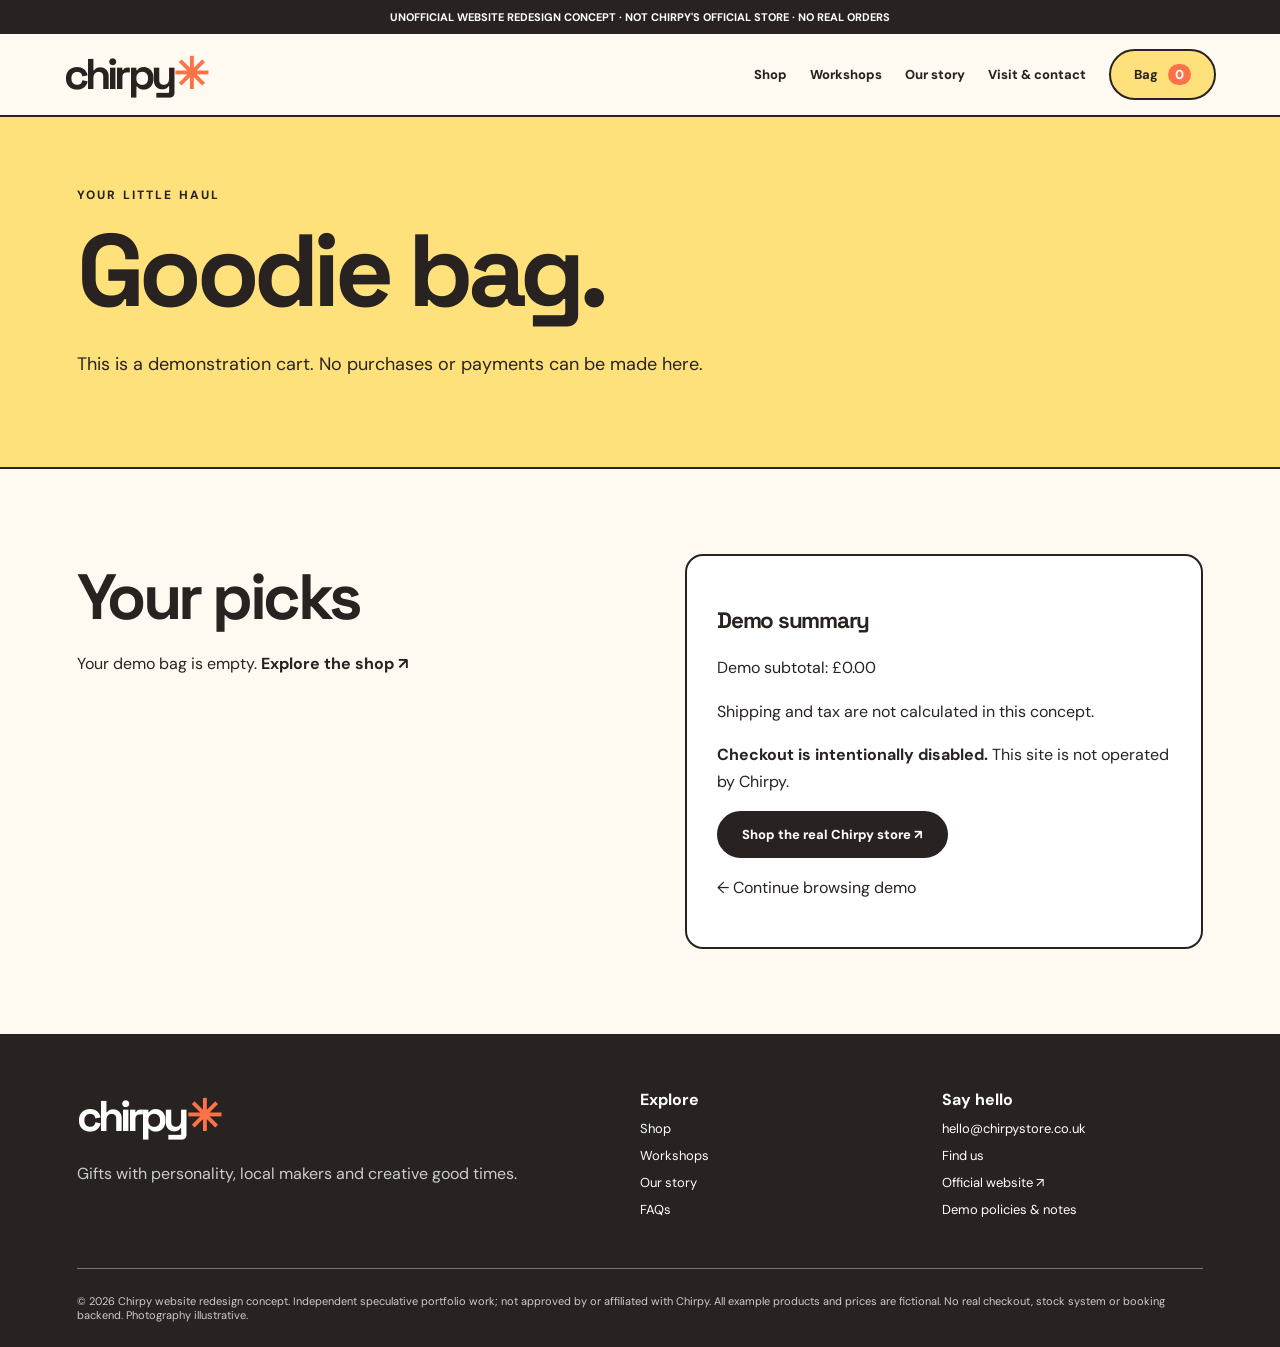
<file: cart.html>
<!doctype html><html lang="en"><head><meta charset="utf-8"><meta name="viewport" content="width=device-width,initial-scale=1"><meta name="theme-color" content="#fffaf1"><meta name="description" content="Unofficial Chirpy Leeds gift shop and creative workshop website redesign concept."><title>Your Bag | Chirpy — concept</title><link rel="stylesheet" href="style.css"></head><body><div class="notice">UNOFFICIAL WEBSITE REDESIGN CONCEPT · NOT CHIRPY'S OFFICIAL STORE · NO REAL ORDERS</div><header class="nav"><a class="logo" href="index.html">chirpy<i>✳</i></a><nav class="links" id="links"><a href="shop.html">Shop</a><a href="workshops.html">Workshops</a><a href="about.html">Our story</a><a href="contact.html">Visit & contact</a><a class="btn yellow" href="cart.html">Bag <span class="count" id="cartcount">0</span></a></nav><button class="menu" id="menu" aria-label="Toggle menu" aria-expanded="false">☰</button></header><main><section class="pagehero yellow"><div class="eyebrow">Your little haul</div><h1>Goodie bag.</h1><p>This is a demonstration cart. No purchases or payments can be made here.</p></section><section class="section two"><div><h2>Your picks</h2><div id="cartitems"></div></div><div class="panel"><h3>Demo summary</h3><p id="subtotal">Subtotal £0.00</p><p>Shipping and tax are not calculated in this concept.</p><p><strong>Checkout is intentionally disabled.</strong> This site is not operated by Chirpy.</p><a class="btn" href="https://www.chirpystore.co.uk/store" target="_blank" rel="noopener">Shop the real Chirpy store ↗</a><p><a href="shop.html">← Continue browsing demo</a></p></div></section></main><footer class="footer"><div><div class="logo">chirpy<i>✳</i></div><p>Gifts with personality, local makers and creative good times.</p></div><div><strong>Explore</strong><a href="shop.html">Shop</a><a href="workshops.html">Workshops</a><a href="about.html">Our story</a><a href="faq.html">FAQs</a></div><div><strong>Say hello</strong><a href="mailto:hello@chirpystore.co.uk">hello@chirpystore.co.uk</a><a href="contact.html">Find us</a><a href="https://www.chirpystore.co.uk/" target="_blank" rel="noopener">Official website ↗</a><a href="policies.html">Demo policies & notes</a></div><div class="fine">© <span id="year"></span> Chirpy website redesign concept. Independent speculative portfolio work; not approved by or affiliated with Chirpy. All example products and prices are fictional. No real checkout, stock system or booking backend. Photography illustrative.</div></footer><script src="app.js"></script></body></html>
</file>
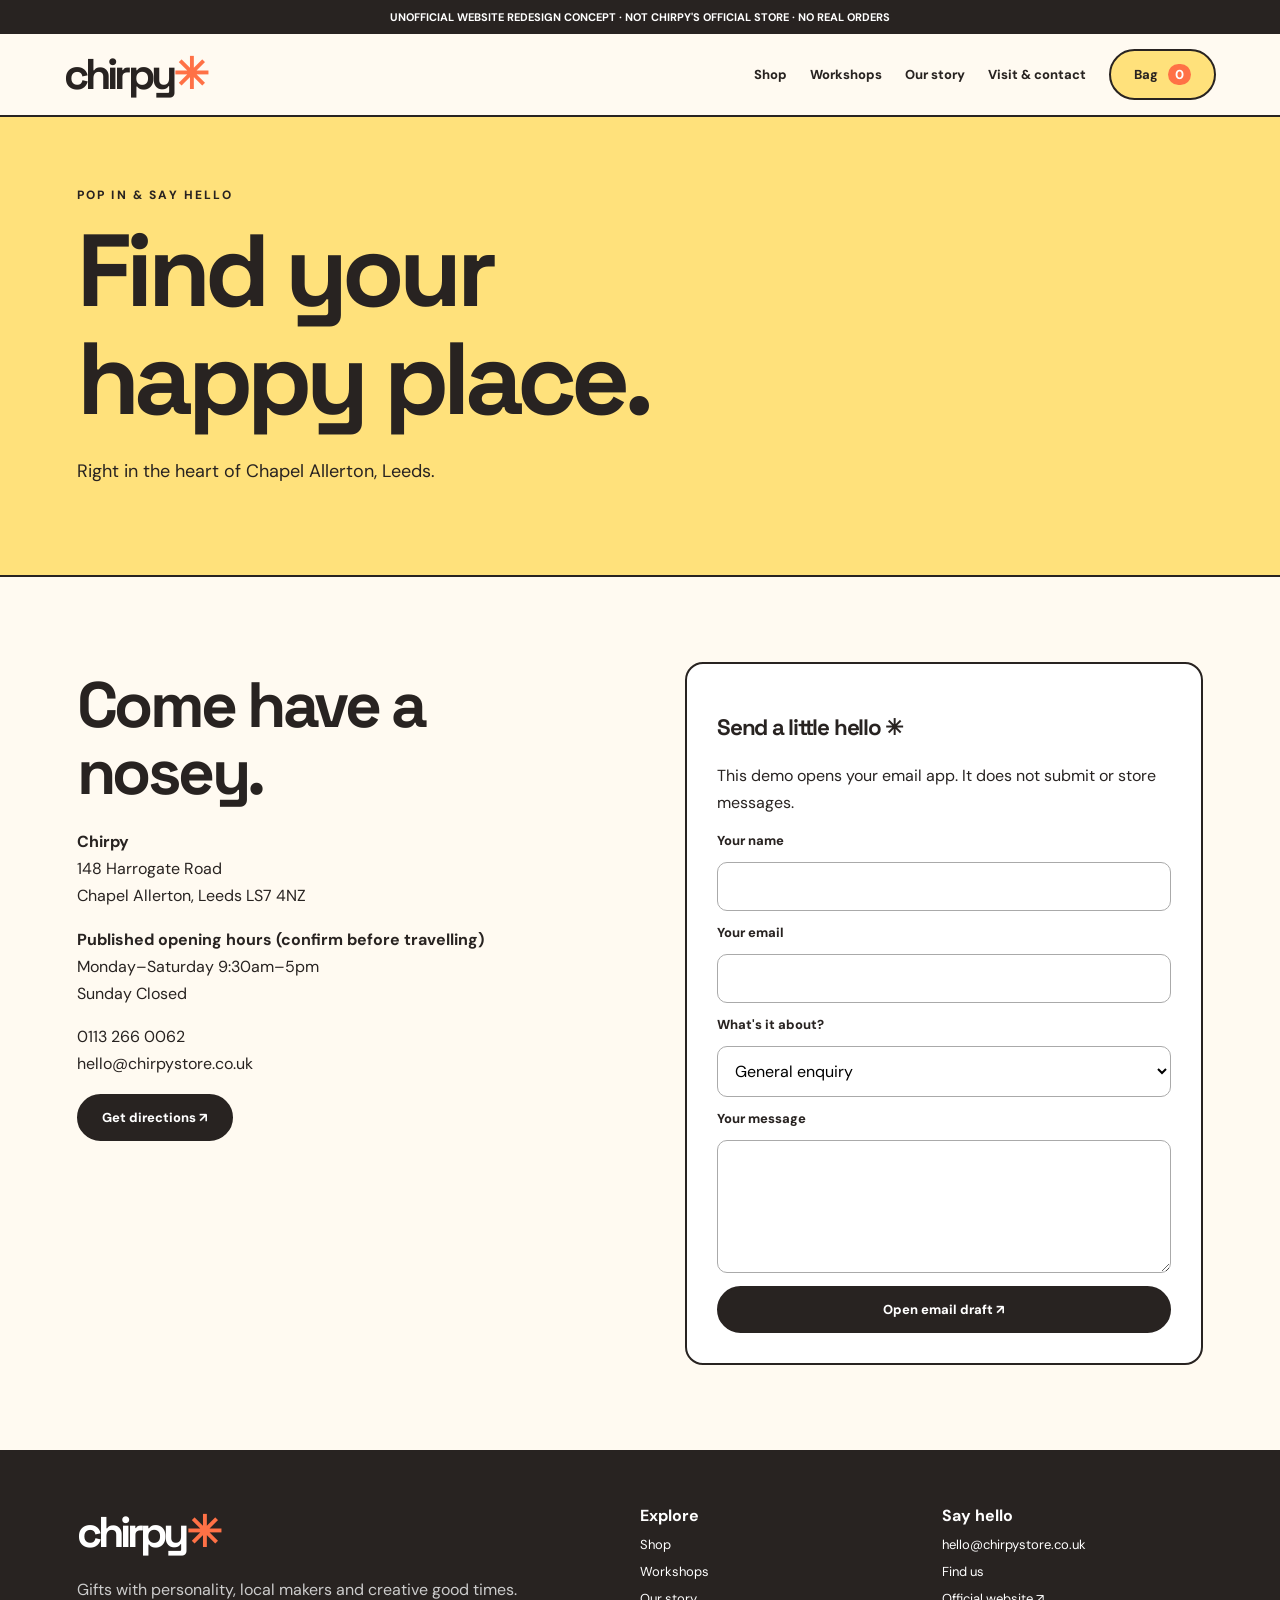
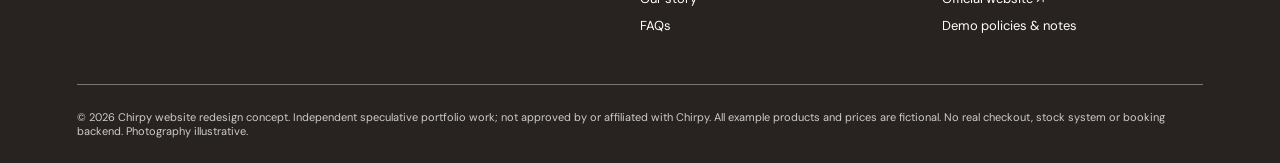
<file: contact.html>
<!doctype html><html lang="en"><head><meta charset="utf-8"><meta name="viewport" content="width=device-width,initial-scale=1"><meta name="theme-color" content="#fffaf1"><meta name="description" content="Unofficial Chirpy Leeds gift shop and creative workshop website redesign concept."><title>Contact | Chirpy — concept</title><link rel="stylesheet" href="style.css"></head><body><div class="notice">UNOFFICIAL WEBSITE REDESIGN CONCEPT · NOT CHIRPY'S OFFICIAL STORE · NO REAL ORDERS</div><header class="nav"><a class="logo" href="index.html">chirpy<i>✳</i></a><nav class="links" id="links"><a href="shop.html">Shop</a><a href="workshops.html">Workshops</a><a href="about.html">Our story</a><a href="contact.html">Visit & contact</a><a class="btn yellow" href="cart.html">Bag <span class="count" id="cartcount">0</span></a></nav><button class="menu" id="menu" aria-label="Toggle menu" aria-expanded="false">☰</button></header><main><section class="pagehero yellow"><div class="eyebrow">Pop in & say hello</div><h1>Find your<br>happy place.</h1><p>Right in the heart of Chapel Allerton, Leeds.</p></section><section class="section two"><div><h2>Come have a nosey.</h2><p><strong>Chirpy</strong><br>148 Harrogate Road<br>Chapel Allerton, Leeds LS7 4NZ</p><p><strong>Published opening hours (confirm before travelling)</strong><br>Monday–Saturday 9:30am–5pm<br>Sunday Closed</p><p><a href="tel:+441132660062">0113 266 0062</a><br><a href="mailto:hello@chirpystore.co.uk">hello@chirpystore.co.uk</a></p><a class="btn" href="https://www.google.com/maps/search/?api=1&query=148+Harrogate+Road+Leeds+LS7+4NZ" target="_blank" rel="noopener">Get directions ↗</a></div><div class="panel"><h3>Send a little hello ✳</h3><p>This demo opens your email app. It does not submit or store messages.</p><form class="form" id="contactform"><label for="name">Your name</label><input id="name" required><label for="email">Your email</label><input id="email" type="email" required><label for="subject">What's it about?</label><select id="subject"><option>General enquiry</option><option>Workshop enquiry</option><option>Private party enquiry</option><option>Product enquiry</option></select><label for="message">Your message</label><textarea id="message" rows="5" required></textarea><button class="btn" type="submit">Open email draft ↗</button></form></div></section></main><footer class="footer"><div><div class="logo">chirpy<i>✳</i></div><p>Gifts with personality, local makers and creative good times.</p></div><div><strong>Explore</strong><a href="shop.html">Shop</a><a href="workshops.html">Workshops</a><a href="about.html">Our story</a><a href="faq.html">FAQs</a></div><div><strong>Say hello</strong><a href="mailto:hello@chirpystore.co.uk">hello@chirpystore.co.uk</a><a href="contact.html">Find us</a><a href="https://www.chirpystore.co.uk/" target="_blank" rel="noopener">Official website ↗</a><a href="policies.html">Demo policies & notes</a></div><div class="fine">© <span id="year"></span> Chirpy website redesign concept. Independent speculative portfolio work; not approved by or affiliated with Chirpy. All example products and prices are fictional. No real checkout, stock system or booking backend. Photography illustrative.</div></footer><script src="app.js"></script></body></html>
</file>
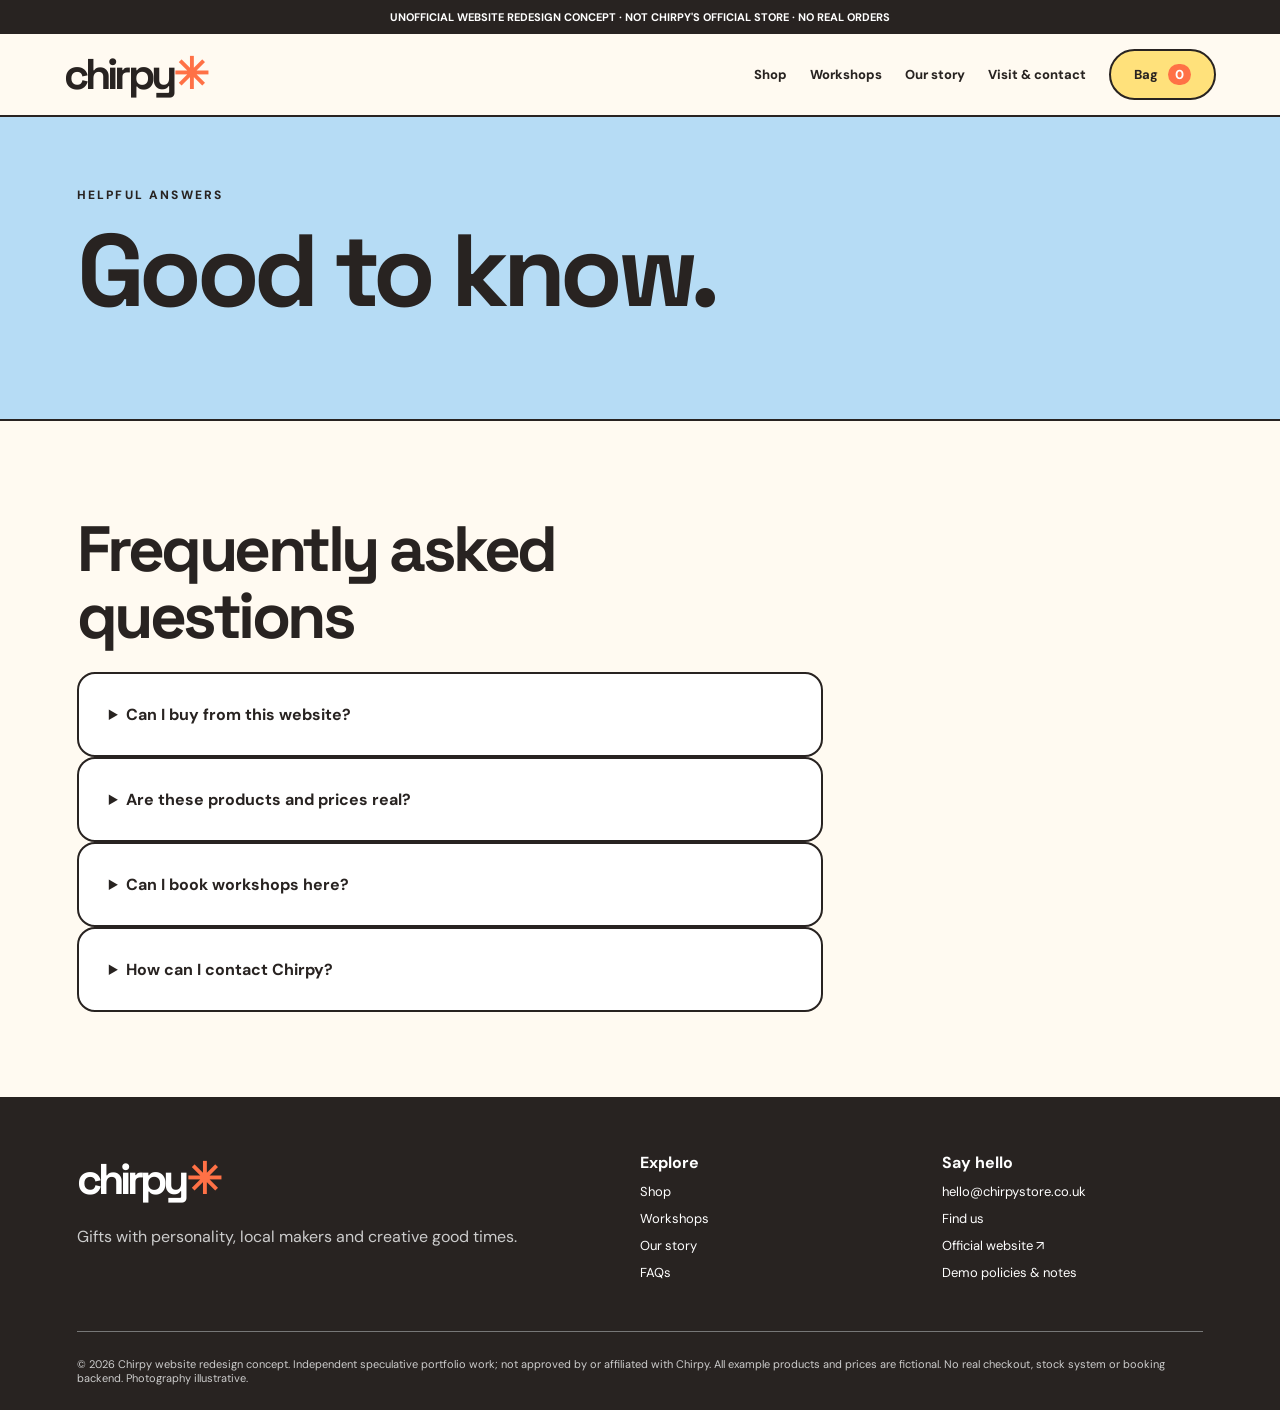
<file: faq.html>
<!doctype html><html lang="en"><head><meta charset="utf-8"><meta name="viewport" content="width=device-width,initial-scale=1"><meta name="theme-color" content="#fffaf1"><meta name="description" content="Unofficial Chirpy Leeds gift shop and creative workshop website redesign concept."><title>FAQs | Chirpy — concept</title><link rel="stylesheet" href="style.css"></head><body><div class="notice">UNOFFICIAL WEBSITE REDESIGN CONCEPT · NOT CHIRPY'S OFFICIAL STORE · NO REAL ORDERS</div><header class="nav"><a class="logo" href="index.html">chirpy<i>✳</i></a><nav class="links" id="links"><a href="shop.html">Shop</a><a href="workshops.html">Workshops</a><a href="about.html">Our story</a><a href="contact.html">Visit & contact</a><a class="btn yellow" href="cart.html">Bag <span class="count" id="cartcount">0</span></a></nav><button class="menu" id="menu" aria-label="Toggle menu" aria-expanded="false">☰</button></header><main><section class="pagehero blue"><div class="eyebrow">Helpful answers</div><h1>Good to know.</h1></section><section class="section" style="max-width:900px"><h2>Frequently asked questions</h2><details class="panel"><summary><strong>Can I buy from this website?</strong></summary><p>No. This is an unofficial design demo. Use <a href="https://www.chirpystore.co.uk/store">Chirpy's official shop</a> to place real orders.</p></details><details class="panel"><summary><strong>Are these products and prices real?</strong></summary><p>No. The demo catalogue is fictional and exists to illustrate browsing, filters and a cart.</p></details><details class="panel"><summary><strong>Can I book workshops here?</strong></summary><p>Workshop descriptions are examples only. Follow the official workshop listing link for real events.</p></details><details class="panel"><summary><strong>How can I contact Chirpy?</strong></summary><p>Email hello@chirpystore.co.uk or visit the official website.</p></details></section></main><footer class="footer"><div><div class="logo">chirpy<i>✳</i></div><p>Gifts with personality, local makers and creative good times.</p></div><div><strong>Explore</strong><a href="shop.html">Shop</a><a href="workshops.html">Workshops</a><a href="about.html">Our story</a><a href="faq.html">FAQs</a></div><div><strong>Say hello</strong><a href="mailto:hello@chirpystore.co.uk">hello@chirpystore.co.uk</a><a href="contact.html">Find us</a><a href="https://www.chirpystore.co.uk/" target="_blank" rel="noopener">Official website ↗</a><a href="policies.html">Demo policies & notes</a></div><div class="fine">© <span id="year"></span> Chirpy website redesign concept. Independent speculative portfolio work; not approved by or affiliated with Chirpy. All example products and prices are fictional. No real checkout, stock system or booking backend. Photography illustrative.</div></footer><script src="app.js"></script></body></html>
</file>
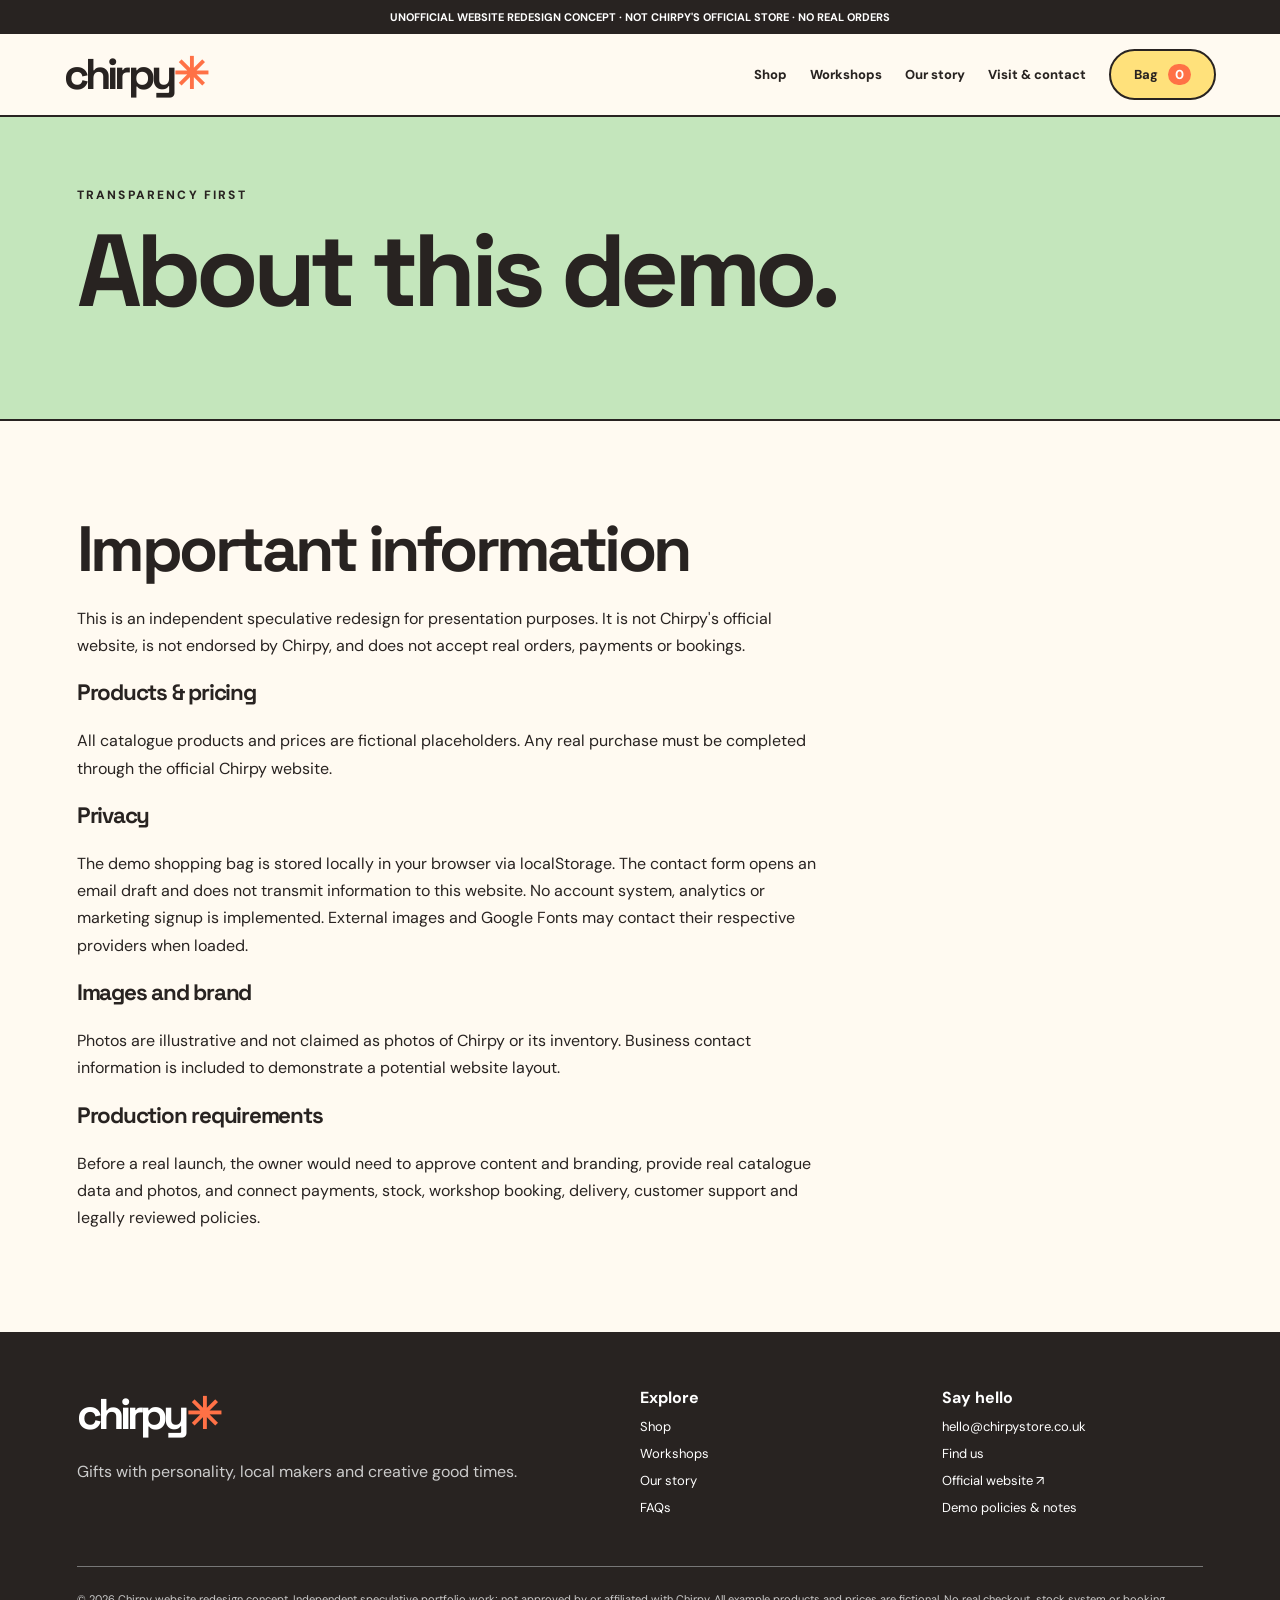
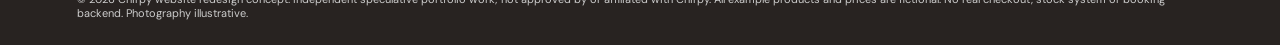
<file: policies.html>
<!doctype html><html lang="en"><head><meta charset="utf-8"><meta name="viewport" content="width=device-width,initial-scale=1"><meta name="theme-color" content="#fffaf1"><meta name="description" content="Unofficial Chirpy Leeds gift shop and creative workshop website redesign concept."><title>Demo Notes | Chirpy — concept</title><link rel="stylesheet" href="style.css"></head><body><div class="notice">UNOFFICIAL WEBSITE REDESIGN CONCEPT · NOT CHIRPY'S OFFICIAL STORE · NO REAL ORDERS</div><header class="nav"><a class="logo" href="index.html">chirpy<i>✳</i></a><nav class="links" id="links"><a href="shop.html">Shop</a><a href="workshops.html">Workshops</a><a href="about.html">Our story</a><a href="contact.html">Visit & contact</a><a class="btn yellow" href="cart.html">Bag <span class="count" id="cartcount">0</span></a></nav><button class="menu" id="menu" aria-label="Toggle menu" aria-expanded="false">☰</button></header><main><section class="pagehero green"><div class="eyebrow">Transparency first</div><h1>About this demo.</h1></section><section class="section" style="max-width:900px"><h2>Important information</h2><p>This is an independent speculative redesign for presentation purposes. It is not Chirpy's official website, is not endorsed by Chirpy, and does not accept real orders, payments or bookings.</p><h3>Products & pricing</h3><p>All catalogue products and prices are fictional placeholders. Any real purchase must be completed through the official Chirpy website.</p><h3>Privacy</h3><p>The demo shopping bag is stored locally in your browser via localStorage. The contact form opens an email draft and does not transmit information to this website. No account system, analytics or marketing signup is implemented. External images and Google Fonts may contact their respective providers when loaded.</p><h3>Images and brand</h3><p>Photos are illustrative and not claimed as photos of Chirpy or its inventory. Business contact information is included to demonstrate a potential website layout.</p><h3>Production requirements</h3><p>Before a real launch, the owner would need to approve content and branding, provide real catalogue data and photos, and connect payments, stock, workshop booking, delivery, customer support and legally reviewed policies.</p></section></main><footer class="footer"><div><div class="logo">chirpy<i>✳</i></div><p>Gifts with personality, local makers and creative good times.</p></div><div><strong>Explore</strong><a href="shop.html">Shop</a><a href="workshops.html">Workshops</a><a href="about.html">Our story</a><a href="faq.html">FAQs</a></div><div><strong>Say hello</strong><a href="mailto:hello@chirpystore.co.uk">hello@chirpystore.co.uk</a><a href="contact.html">Find us</a><a href="https://www.chirpystore.co.uk/" target="_blank" rel="noopener">Official website ↗</a><a href="policies.html">Demo policies & notes</a></div><div class="fine">© <span id="year"></span> Chirpy website redesign concept. Independent speculative portfolio work; not approved by or affiliated with Chirpy. All example products and prices are fictional. No real checkout, stock system or booking backend. Photography illustrative.</div></footer><script src="app.js"></script></body></html>
</file>
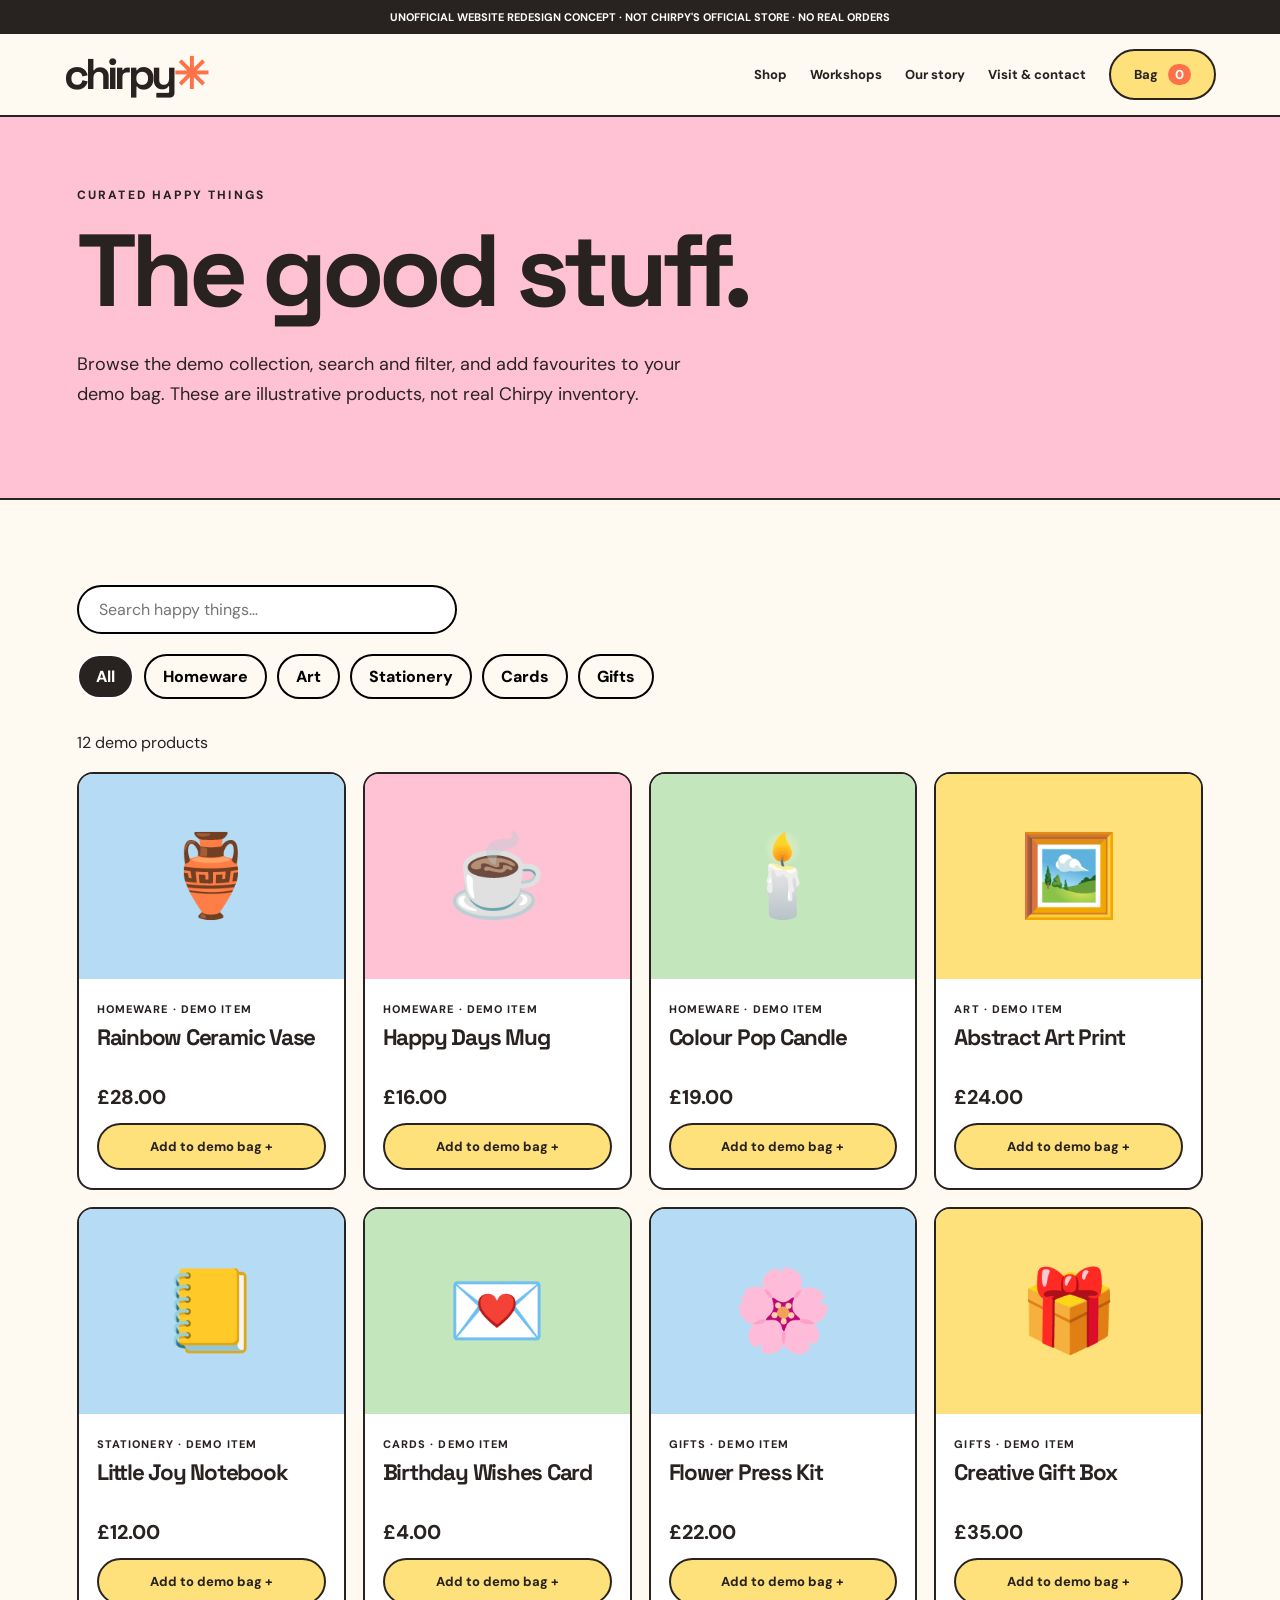
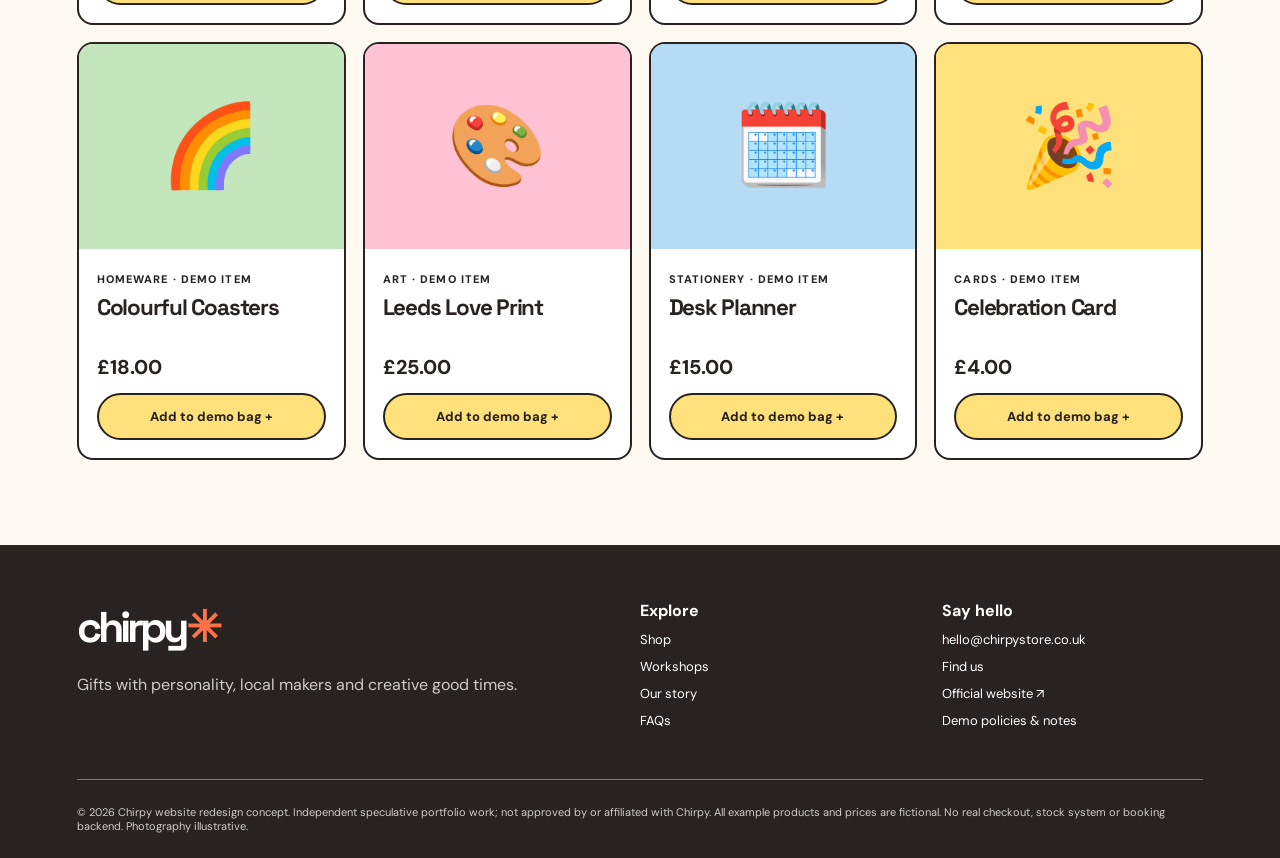
<file: shop.html>
<!doctype html><html lang="en"><head><meta charset="utf-8"><meta name="viewport" content="width=device-width,initial-scale=1"><meta name="theme-color" content="#fffaf1"><meta name="description" content="Unofficial Chirpy Leeds gift shop and creative workshop website redesign concept."><title>Shop | Chirpy — concept</title><link rel="stylesheet" href="style.css"></head><body><div class="notice">UNOFFICIAL WEBSITE REDESIGN CONCEPT · NOT CHIRPY'S OFFICIAL STORE · NO REAL ORDERS</div><header class="nav"><a class="logo" href="index.html">chirpy<i>✳</i></a><nav class="links" id="links"><a href="shop.html">Shop</a><a href="workshops.html">Workshops</a><a href="about.html">Our story</a><a href="contact.html">Visit & contact</a><a class="btn yellow" href="cart.html">Bag <span class="count" id="cartcount">0</span></a></nav><button class="menu" id="menu" aria-label="Toggle menu" aria-expanded="false">☰</button></header><main><section class="pagehero"><div class="eyebrow">Curated happy things</div><h1>The good stuff.</h1><p>Browse the demo collection, search and filter, and add favourites to your demo bag. These are illustrative products, not real Chirpy inventory.</p></section><section class="section"><input class="search" id="search" aria-label="Search products" placeholder="Search happy things…"><div class="filters" id="filters"></div><p id="resultcount" aria-live="polite"></p><div class="grid" id="catalog"></div></section></main><footer class="footer"><div><div class="logo">chirpy<i>✳</i></div><p>Gifts with personality, local makers and creative good times.</p></div><div><strong>Explore</strong><a href="shop.html">Shop</a><a href="workshops.html">Workshops</a><a href="about.html">Our story</a><a href="faq.html">FAQs</a></div><div><strong>Say hello</strong><a href="mailto:hello@chirpystore.co.uk">hello@chirpystore.co.uk</a><a href="contact.html">Find us</a><a href="https://www.chirpystore.co.uk/" target="_blank" rel="noopener">Official website ↗</a><a href="policies.html">Demo policies & notes</a></div><div class="fine">© <span id="year"></span> Chirpy website redesign concept. Independent speculative portfolio work; not approved by or affiliated with Chirpy. All example products and prices are fictional. No real checkout, stock system or booking backend. Photography illustrative.</div></footer><script src="app.js"></script></body></html>
</file>
<file: style.css>
@import url('https://fonts.googleapis.com/css2?family=DM+Sans:wght@400;500;700;800&family=Space+Grotesk:wght@500;600;700&display=swap');:root{--ink:#282321;--paper:#fffaf1;--pink:#ffc2d5;--yellow:#ffe17b;--blue:#b6dcf5;--orange:#ff7146;--green:#c4e6bc}*{box-sizing:border-box}html{scroll-behavior:smooth}body{margin:0;background:var(--paper);color:var(--ink);font-family:'DM Sans',sans-serif}a{color:inherit;text-decoration:none}button,input,select,textarea{font:inherit}button{cursor:pointer}h1,h2,h3{font-family:'Space Grotesk',sans-serif;letter-spacing:-.055em;line-height:1.05}h1{font-size:clamp(3.6rem,8vw,8rem);margin:14px 0 24px}h2{font-size:clamp(2.5rem,5vw,5rem);margin:10px 0 22px}h3{font-size:1.4rem}p{line-height:1.7}.eyebrow{font-size:12px;letter-spacing:.18em;text-transform:uppercase;font-weight:800}.notice{background:var(--ink);color:white;text-align:center;font-size:11px;padding:10px;font-weight:700}.nav{display:flex;align-items:center;justify-content:space-between;padding:13px 5%;background:var(--paper);position:sticky;top:0;z-index:50;border-bottom:2px solid var(--ink);gap:20px}.logo{font:700 43px 'Space Grotesk';letter-spacing:-.09em}.logo i{font-style:normal;color:var(--orange)}.links{display:flex;align-items:center;gap:23px;font-size:13px;font-weight:800}.links a:hover{text-decoration:underline}.btn{display:inline-flex;justify-content:center;align-items:center;gap:10px;border:2px solid var(--ink);border-radius:50px;background:var(--ink);color:white;padding:13px 23px;font-size:13px;font-weight:800;transition:transform .2s}.btn:hover{transform:translateY(-3px)}.btn.yellow{background:var(--yellow);color:var(--ink)}.btn.white{background:white;color:var(--ink)}.menu{display:none;background:none;border:0;font-size:26px}.count{display:inline-block;background:var(--orange);color:white;padding:2px 7px;border-radius:50px}.hero{background:var(--pink);display:grid;grid-template-columns:55% 45%;border-bottom:2px solid var(--ink)}.hero .copy{padding:85px 8%;align-self:center}.hero p{max-width:520px;font-size:18px}.hero .photo{position:relative;min-height:570px}.hero img{width:100%;height:100%;object-fit:cover;position:absolute}.sticker{position:absolute;right:25px;top:25px;width:120px;height:120px;border-radius:50%;border:2px solid;background:var(--yellow);display:grid;place-items:center;text-align:center;font-weight:800;transform:rotate(15deg)}.ticker{background:var(--yellow);display:flex;justify-content:space-around;flex-wrap:wrap;gap:15px;padding:18px;border-bottom:2px solid;font-size:12px;font-weight:800;text-transform:uppercase}.section{padding:85px 6%}.sectionhead{display:flex;justify-content:space-between;align-items:end;gap:20px;margin-bottom:30px}.sectionhead p{max-width:400px}.grid{display:grid;grid-template-columns:repeat(4,1fr);gap:17px}.tile,.product{background:white;border:2px solid var(--ink);border-radius:16px;overflow:hidden}.tile img{width:100%;height:240px;object-fit:cover;display:block}.tile strong{display:flex;justify-content:space-between;background:var(--yellow);padding:18px;font-size:20px}.tile:nth-child(2) strong{background:var(--blue)}.tile:nth-child(3) strong{background:var(--green)}.tile:nth-child(4) strong{background:var(--pink)}.product .art{height:205px;display:grid;place-items:center;background:var(--blue);font-size:80px}.product:nth-child(2n) .art{background:var(--pink)}.product:nth-child(3n) .art{background:var(--green)}.product:nth-child(4n) .art{background:var(--yellow)}.product .details{padding:18px}.product h3{margin:8px 0;min-height:50px}.product button{width:100%;margin-top:13px}.tag{font-size:11px;text-transform:uppercase;letter-spacing:.1em;font-weight:800}.price{font-weight:800;font-size:20px}.band{background:var(--blue);border-block:2px solid;display:grid;grid-template-columns:1fr 1fr;align-items:center;gap:8%;padding:70px 6%}.band img{width:100%;height:450px;object-fit:cover;border:2px solid;border-radius:220px 220px 20px 20px}.feature{background:var(--orange);text-align:center;padding:75px 6%;border-block:2px solid}.feature p{max-width:650px;margin:0 auto 24px}.pagehero{padding:70px 6%;background:var(--pink);border-bottom:2px solid}.pagehero p{max-width:650px;font-size:18px}.pagehero.blue{background:var(--blue)}.pagehero.yellow{background:var(--yellow)}.pagehero.green{background:var(--green)}.filters{display:flex;flex-wrap:wrap;gap:10px;margin-bottom:30px}.filters button{border:2px solid;background:transparent;border-radius:50px;padding:10px 17px;font-weight:800}.filters button.active{background:var(--ink);color:white}.search{border:2px solid;border-radius:50px;padding:12px 20px;width:min(100%,380px);margin-bottom:20px}.two{display:grid;grid-template-columns:1fr 1fr;gap:8%;align-items:start}.panel{background:white;border:2px solid;border-radius:18px;padding:30px}.form{display:grid;gap:13px}.form label{font-size:13px;font-weight:800}.form input,.form textarea,.form select{border:1px solid #aaa;border-radius:10px;padding:13px;width:100%;background:white}.form button{width:100%}.workcards{display:grid;grid-template-columns:repeat(3,1fr);gap:20px}.workcards article{background:white;border:2px solid;border-radius:18px;overflow:hidden}.workcards img{width:100%;height:240px;object-fit:cover}.workcards .inside{padding:22px}.cartrow{display:flex;align-items:center;justify-content:space-between;gap:10px;border-bottom:1px solid #ddd;padding:15px 0}.qty{display:flex;gap:10px;align-items:center}.qty button{border:1px solid;border-radius:50%;width:30px;height:30px;background:white}.footer{background:var(--ink);color:white;display:grid;grid-template-columns:2fr 1fr 1fr;gap:40px;padding:55px 6% 25px}.footer a{display:block;margin:10px 0;font-size:13px}.footer p{color:#ccc}.fine{grid-column:1/-1;border-top:1px solid #777;padding-top:25px;font-size:11px;color:#ccc}.reveal{opacity:0;transform:translateY(18px);transition:.6s}.reveal.show{opacity:1;transform:none}@media(max-width:950px){.grid{grid-template-columns:repeat(2,1fr)}.links{gap:13px}.hero{grid-template-columns:1fr 43%}}@media(max-width:720px){.menu{display:block}.links{display:none;position:absolute;top:73px;left:0;right:0;background:var(--paper);padding:20px;flex-direction:column;align-items:stretch;border-bottom:2px solid}.links.open{display:flex}.hero{grid-template-columns:1fr}.hero .copy{padding:65px 7%}.hero .photo{min-height:390px}.section{padding:65px 6%}.sectionhead{display:block}.band,.two{grid-template-columns:1fr}.band img{height:340px}.workcards{grid-template-columns:1fr}.footer{grid-template-columns:1fr 1fr}.footer>div:first-child{grid-column:1/-1}}@media(max-width:430px){.grid{gap:10px}.tile img{height:140px}.tile strong{font-size:15px;padding:12px}.product .art{height:145px;font-size:60px}.product .details{padding:11px}.product h3{font-size:17px}.footer{grid-template-columns:1fr}.footer>div:first-child{grid-column:auto}}
</file>
